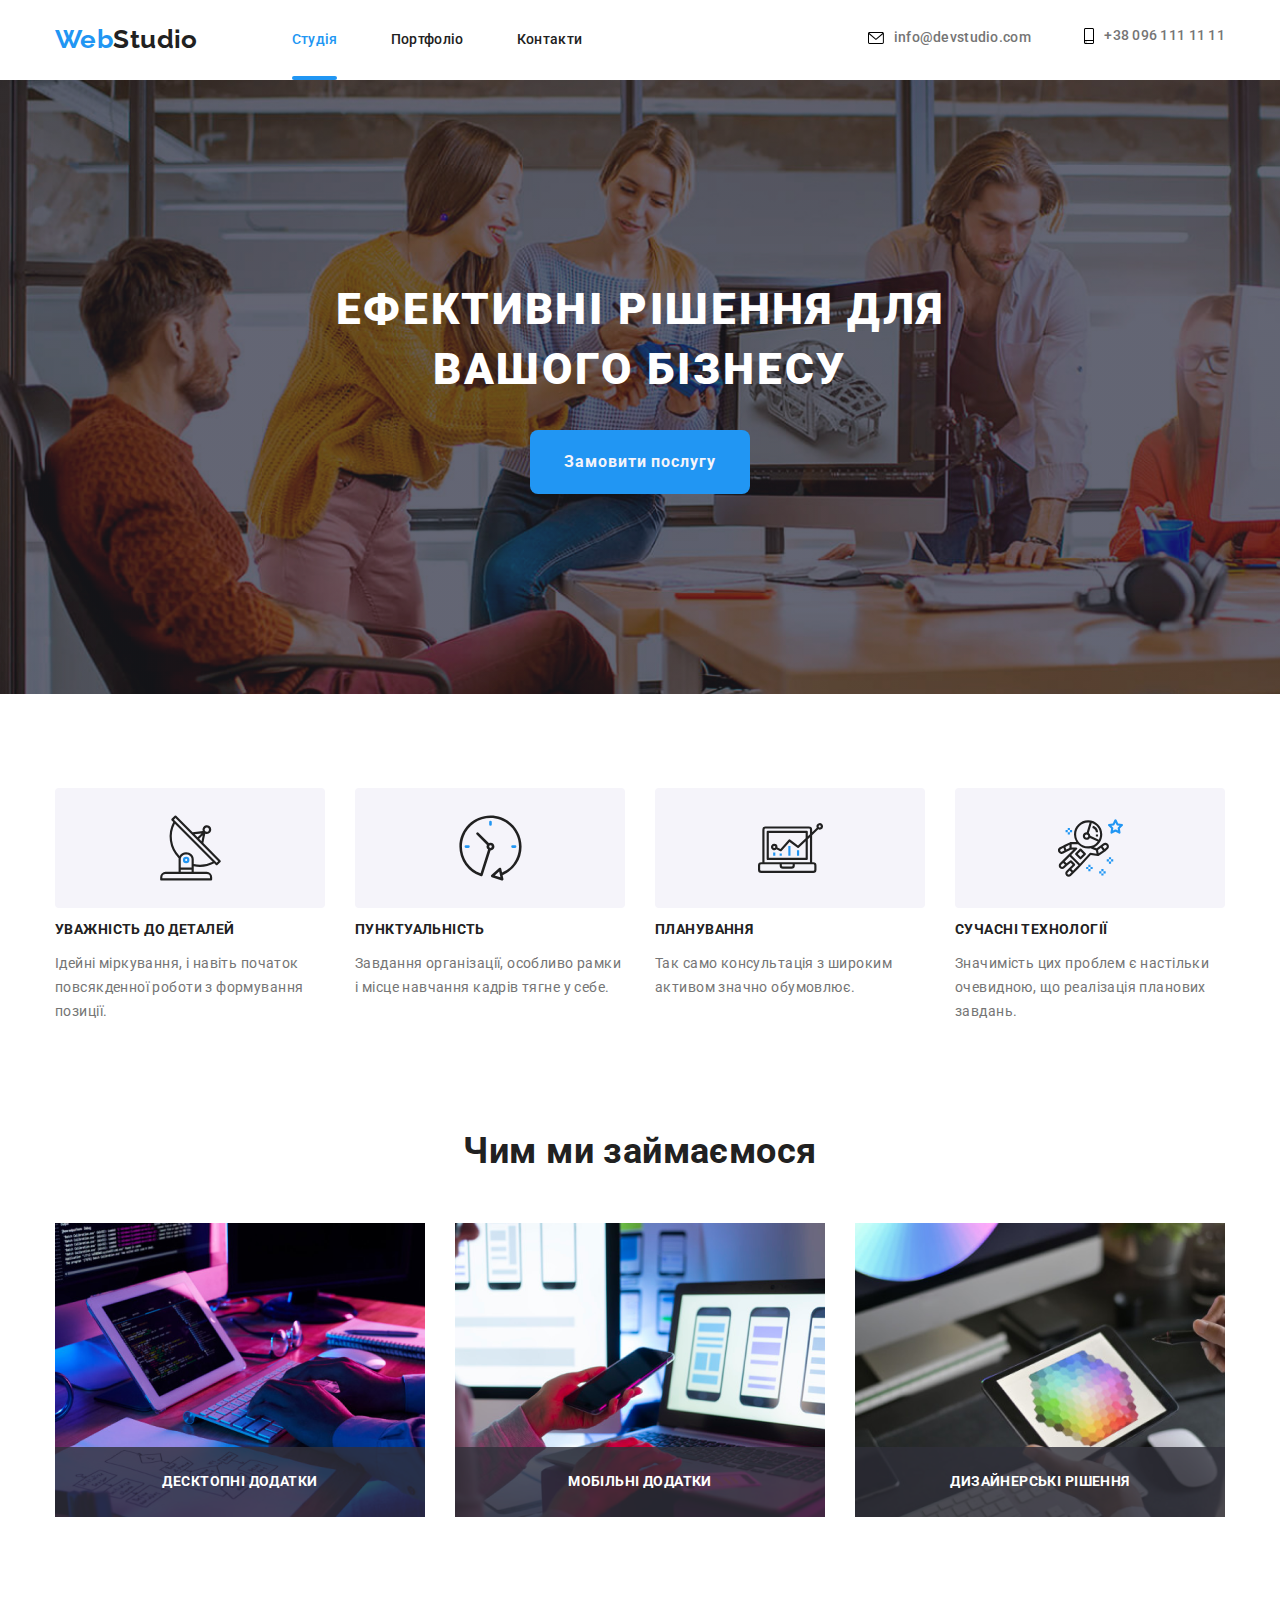
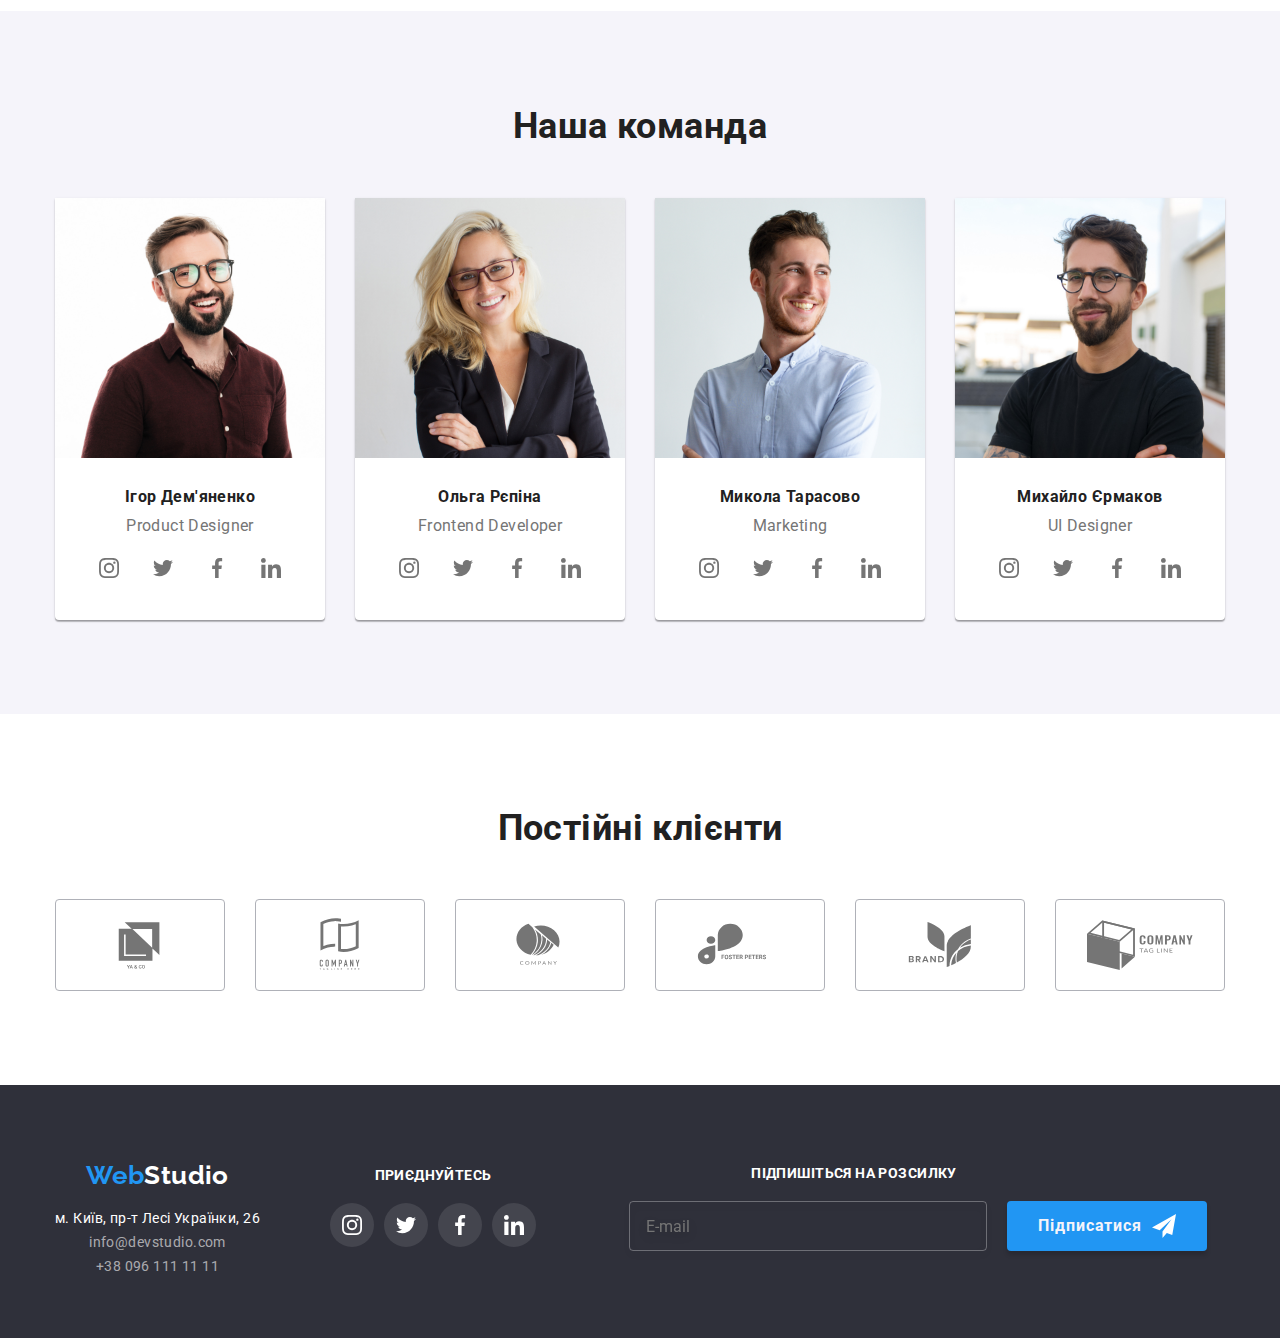
<file: index.html>
<!DOCTYPE html>
<html lang="uk">
  <head>
    <meta charset="UTF-8" />
    <meta http-equiv="X-UA-Compatible" content="IE=edge" />
    <meta name="viewport" content="width=device-width, initial-scale=1.0" />
    <title>WebStudio</title>
    <link rel="stylesheet" href="./css/normalize.css" />
    <link
      href="https://fonts.googleapis.com/css2?family=Raleway:wght@700&family=Roboto:wght@400;500;700;900&display=swap"
      rel="stylesheet"
    />
    <link rel="stylesheet" href="./css/main.min.css" />

  </head>
  <body class="" id="page">
    <header class="header conteiner">
      <!-- Навігація -->
      <div class="container header__flex">
        <nav class="nav nav_flex ">
          <a href="./index.html" class="logo">Web<span class="black__logo">Studio</span></a>
          <ul class="nav__ul ul-list mobile-hidden">
            <li class="inline nav__item"><a href="./index.html" class="link nav__link--curent nav__link">Студія</a></li>
            <li class="inline nav__item"><a href="./portfolio.html" class="link nav__link">Портфоліо</a></li>
            <li class="inline nav__item"><a href="" class="link nav__link">Контакти</a></li>
          </ul>
        </nav>
        <!-- Контакти -->
        <ul class="header__contacts mobile-hidden">
          <li class="inline">
            <a href="mailto:info@devstudio.com" class="link header__contact">
              <svg class="link-icon" width="16px" height="12px">
                <use href="./images/icons.svg#icon-envelope"></use>
              </svg>
                
              info@devstudio.com
            </a>
          </li>
          <li class="inline">
            <a href="tel:+380961111111" class="link header__contact">
              <svg class="link-icon" width="10px" height="16px">
                <use href="./images/icons.svg#icon-phone"></use>
              </svg>
              +38 096 111 11 11</a>
          </li>
        </ul>
      </div>

      <button type="button" class="button burger-button" data-menu-open="">
        <svg class="burger-button__icon" width="40px" height="40px">
          <use href="./images/icons.svg#icon-burger-menu"></use>
        </svg>
      </button>
    </header>

    <main class="">
      <!-- Головний заголовок -->
      <section class="section buisnes-solution">
        <div class="container">
          <h1 class="buisnes-solution__title no-margin">Ефективні рішення для вашого бізнесу</h1>
          <button type="button" class="button accente-button buisnes-solution__button" data-modal-open="1">Замовити послугу</button>
        </div>
      </section> 

        <!-- Секція особливостей  -->

        <section class="section feature bg-bright">
            <div class="container">
              
                <h2 class="visually-hidden">Чому саме ми</h2>
                <ul class="feature-list">
                  <li class="feature__item">
                    <div class="feature-list__icon-canv">
                      <svg class="feature-list__icon" width="65px" height="70px">
                        <use href="./images/icons.svg#icon-antenna"></use>
                      </svg>
                    </div>
                    

                    <h3 class="feature-list__title">Уважність до деталей</h3>
                    <p>Ідейні міркування, i навіть початок повсякденної роботи з формування позиції.</p>
                  </li>
      
                  <li class="feature__item">
                    <div class="feature-list__icon-canv">
                      <svg class="feature-list__icon" width="65px" height="70px">
                        <use href="./images/icons.svg#icon-clock"></use>
                      </svg>
                    </div>

                    <h3 class="feature-list__title">Пунктуальність</h3>
                    <p>Завдання організації, особливо рамки i місце навчання кадрів тягне y себе.</p>
                  </li>
      
                  <li class="feature__item">
                    <div class="feature-list__icon-canv">
                       <svg class="feature-list__icon" width="65px" height="70px">
                        <use href="./images/icons.svg#icon-diagram"></use>
                      </svg>
                    </div>
                   
                    <h3 class="feature-list__title">Планування</h3>
                    <p>Так само консультація з широким активом значно обумовлює.</p>
                  </li>
      
                  <li class="feature__item">
                    <div class="feature-list__icon-canv">
                      <svg class="feature-list__icon" width="65px" height="70px">
                        <use href="./images/icons.svg#icon-astronaut"></use>
                      </svg>
                    </div>

                    <h3 class="feature-list__title">Сучасні технології</h3>
                    <p>Значимість цих проблем є настільки очевидною, що реалізація планових завдань.</p>
                  </li>
                </ul>
        </section>

        <!-- =====Інформація про послуги з картинками====== -->

        <section class="section what-we-do bg-bright">
                <div class="container">
                    <h2 class="section-title no-margin what-we-do__title ">Чим ми займаємося</h2>
                <ul class="what-we-do__list">
                  <li  class="what-we-do__item inline">
                    <img
                      src="./images/studio/what_we_do/img1.png"
                      alt="What we do image"
                      width="370"
                      height="294"
                    />
                    <p class="what-we-do__text">Десктопні додатки</p>
                  </li>
                  <li class="what-we-do__item inline">
                    <img
                      src="./images/studio/what_we_do/img2.png"
                      alt="What we do image"
                      width="370"
                      height="294"
                    />
                    <p class="what-we-do__text">Мобільні додатки</p>
                  </li>
                  <li class="what-we-do__item inline">
                    <img
                      src="./images/studio/what_we_do/img3.png"
                      alt="What we do image"
                      width="370"
                      height="294"
                    />
                    <p class="what-we-do__text">Дизайнерські рішення</p>
                  </li>
                </ul>
                </div>
        </section>

        <!-- Інформація про команду -->

        <section class="section team bg-dim">
            <div class="container">
            <h2 class="section-title no-margin">Наша команда</h2>
            <ul class="team-list">
            <li class="inline team-list__item">
                <img class="team__img"
                  srcset="./images/studio/team/w450/Team-01.jpg 450w, ./images/studio/team/w354/Team-01.jpg 354w,
                  ./images/studio/team/w270/Team-01.jpg 270w"
                  sizes="(min-width: 1200px) 270px, (min-width: 768px) 354px, 100vw"
                  src="./images/studio/team/w450/Team-01.jpg"
                  alt="Product Designer"
                  width="270"
                  height="260"
                />
                  <h3 class="team-list__title no-margin">Ігор Дем'яненко</h3>
                  <p class="team-list__disc no-margin">Product Designer</p>
                  <ul class="media-contacts">
                    <li>
                      <a class="icon-canv" href="#">
                        <svg class="icon" width="20px" height="20px">
                          <use href="./images/icons.svg#icon-instagram"></use>
                        </svg>
                      </a>
                    </li>
                    <li>
                      <a class="icon-canv" href="#">
                        <svg class="icon" width="20px" height="20px">
                          <use href="./images/icons.svg#icon-twitter"></use>
                        </svg>
                      </a>
                    </li>
                    <li>
                      <a class="icon-canv" href="#">
                        <svg class="icon" width="20px" height="20px">
                          <use href="./images/icons.svg#icon-facebook"></use>
                        </svg>
                      </a>
                    </li>
                    <li>
                      <a class="icon-canv" href="#">
                      <svg class="icon" width="20px" height="20px">
                        <use href="./images/icons.svg#icon-linkedin"></use>
                      </svg>
                      </a>
                    </li>
                  </ul>  
              </li>

              <li class="inline team-list__item">
                <img class="team__img"
                  srcset="./images/studio/team/w450/Team-02.jpg 450w, ./images/studio/team/w354/Team-02.jpg 354w,
                  ./images/studio/team/w270/Team-02.jpg 270w"
                  sizes="(min-width: 1200px) 270px, (min-width: 768px) 354px, 100vw"
                  src="./images/studio/team/w450/FrontendDeveloper.jpg"
                  alt="Frontend Developer"
                  width="270"
                  height="260"
                />
                  <h3 class="team-list__title no-margin">Ольга Рєпіна</h3>
                  <p class="team-list__disc no-margin">Frontend Developer</p>
                  <ul class="media-contacts">
                    <li>
                      <a class="icon-canv" href="#">
                        <svg class="icon" width="20px" height="20px">
                          <use href="./images/icons.svg#icon-instagram"></use>
                        </svg>
                      </a>
                    </li>
                    <li>
                      <a class="icon-canv" href="#">
                        <svg class="icon" width="20px" height="20px">
                          <use href="./images/icons.svg#icon-twitter"></use>
                        </svg>
                      </a>
                    </li>
                    <li>
                      <a class="icon-canv" href="#">
                        <svg class="icon" width="20px" height="20px">
                          <use href="./images/icons.svg#icon-facebook"></use>
                        </svg>
                      </a>
                    </li>
                    <li>
                      <a class="icon-canv" href="#">
                      <svg class="icon" width="20px" height="20px">
                        <use href="./images/icons.svg#icon-linkedin"></use>
                      </svg>
                      </a>
                    </li>
                  </ul>
              </li>

              <li class="inline team-list__item">
                <img class="team__img"
                  srcset="./images/studio/team/w450/Team-03.jpg 450w, ./images/studio/team/w354/Team-03.jpg 354w,
                  ./images/studio/team/w270/Team-03.jpg 270w"
                  sizes="(min-width: 1200px) 270px, (min-width: 768px) 354px, 100vw"
                  
                  src="./images/studio/team/w450/Marketing.jpg"
                  alt="Marketing"
                  width="270"
                  height="260"
                />
                  <h3 class="team-list__title no-margin">Микола Тарасово</h3>
                  <p class="team-list__disc no-margin">Marketing</p>
                  <ul class="media-contacts">
                    <li>
                      <a class="icon-canv" href="#">
                        <svg class="icon" width="20px" height="20px">
                          <use href="./images/icons.svg#icon-instagram"></use>
                        </svg>
                      </a>
                    </li>
                    <li>
                      <a class="icon-canv" href="#">
                        <svg class="icon" width="20px" height="20px">
                          <use href="./images/icons.svg#icon-twitter"></use>
                        </svg>
                      </a>
                    </li>
                    <li>
                      <a class="icon-canv" href="#">
                        <svg class="icon" width="20px" height="20px">
                          <use href="./images/icons.svg#icon-facebook"></use>
                        </svg>
                      </a>
                    </li>
                    <li>
                      <a class="icon-canv" href="#">
                      <svg class="icon" width="20px" height="20px">
                        <use href="./images/icons.svg#icon-linkedin"></use>
                      </svg>
                      </a>
                    </li>
                  </ul>
              </li>

              <li class="inline team-list__item">
                <img class="team__img"
                  srcset="./images/studio/team/w450/Team-04.jpg 450w, ./images/studio/team/w354/Team-04.jpg 354w,
                  ./images/studio/team/w270/Team-04.jpg 270w"
                  sizes="(min-width: 1200px) 270px, (min-width: 768px) 354px, 100vw"
                  src="./images/studio/team/w450/UIDesigner.jpg"
                  alt="UI Designer"
                  width="270"
                  height="260"
                  /> 
                  <h3 class="team-list__title no-margin">Михайло Єрмаков</h3>
                  <p class="team-list__disc no-margin">UI Designer</p>
                  <ul class="media-contacts">
                    <li>
                      <a class="icon-canv" href="#">
                        <svg class="icon" width="20px" height="20px">
                          <use href="./images/icons.svg#icon-instagram"></use>
                        </svg>
                      </a>
                    </li>
                    <li>
                      <a class="icon-canv" href="#">
                        <svg class="icon" width="20px" height="20px">
                          <use href="./images/icons.svg#icon-twitter"></use>
                        </svg>
                      </a>
                    </li>
                    <li>
                      <a class="icon-canv" href="#">
                        <svg class="icon" width="20px" height="20px">
                          <use href="./images/icons.svg#icon-facebook"></use>
                        </svg>
                      </a>
                    </li>
                    <li>
                      <a class="icon-canv" href="#">
                      <svg class="icon" width="20px" height="20px">
                        <use href="./images/icons.svg#icon-linkedin"></use>
                      </svg>
                      </a>
                    </li>
                  </ul>
              </li>
            </ul>
            </div>
        </section>

        <!-- ======Клієнти====== -->
        <section class="section client-section">
          <div class="container">
            <h2 class="section-title no-margin">Постійні клієнти</h2>
            <ul class="client-list">
              <li class="client-list__item">
                <a class="link client-list__canv" href="#">
                  <svg class="client-list__icon icon" width="106px" height="60px">
                    <use href="./images/icons.svg#icon-Logo"></use>
                  </svg>
                </a>
              </li>
              <li class="client-list__item">
                <a class="link client-list__canv" href="#">
                  <svg class="client-list__icon icon" width="106px" height="60px">
                    <use href="./images/icons.svg#icon-Logo-1"></use>
                  </svg>
                </a>
              </li>
              <li class="client-list__item">
                <a class="link client-list__canv" href="#">
                  <svg class="client-list__icon icon" width="106px" height="60px">
                    <use href="./images/icons.svg#icon-Logo-2"></use>
                  </svg>
                </a>
              </li>
              
              <li class="client-list__item">
                <a class="link client-list__canv" href="#">
                  <svg class="client-list__icon icon" width="106px" height="60px">
                    <use href="./images/icons.svg#icon-Logo-3"></use>
                  </svg>
                </a>
              </li>
              <li class="client-list__item">
                <a class="link client-list__canv" href="#">
                  <svg class="client-list__icon icon" width="106px" height="60px">
                    <use href="./images/icons.svg#icon-Logo-4"></use>
                  </svg>
                </a>
              </li>
              <li class="client-list__item">
                <a class="link client-list__canv" href="#">
                  <svg class="client-list__icon icon" width="106px" height="60px">
                    <use href="./images/icons.svg#icon-logo-5"></use>
                  </svg>
                </a>
              </li>
            </ul>
          </div>
        </section>
    </main>

    <!-- ===========Адреси=========== -->

    <footer class="footer">
        <div class="container footer-tumb">
          <div class="footer__addres-medias-wrap">
            <div class="footer__addrees-tumb">
            <a href="./index.html" class="logo footer-logo">Web<span class="white-logo">Studio</span></a>
            <address>
            <ul class="footer__address-list">
              <li class="address__item">
                <a
                  href="https://goo.gl/maps/piqngm7oDQpEDh6u6"
                  target="_blank"
                  rel="noopener nofollow noreferrer"
                  class="link map-link"
                >
                  м. Київ, пр-т Лесі Українки, 26
                </a>
              </li>

              <li class="address__item">
                <a href="mailto:info@devstudio.com" class="link contact-link">info@devstudio.com</a>
              </li>

              <li class="address__item">
                <a href="tel:+380961111111" class="link contact-link">+38 096 111 11 11</a>
              </li>
            </ul>
            </address>
            </div>

            <div class="footer__medias-tumb">
          <p class="social-title">приєднуйтесь</p>
          <ul class="media-contacts">
            <li>
              <a class="icon-canv footer__icon-canv" href="#">
                <svg class="icon" width="20px" height="20px">
                  <use href="./images/icons.svg#icon-instagram"></use>
                </svg>
              </a>
            </li>
            <li>
              <a class="icon-canv footer__icon-canv" href="#">
                <svg class="icon" width="20px" height="20px">
                  <use href="./images/icons.svg#icon-twitter"></use>
                </svg>
              </a>
            </li>
            <li>
              <a class="icon-canv footer__icon-canv" href="#">
                <svg class="icon" width="20px" height="20px">
                  <use href="./images/icons.svg#icon-facebook"></use>
                </svg>
              </a>
            </li>
            <li>
              <a class="icon-canv footer__icon-canv" href="#">
              <svg class="icon" width="20px" height="20px">
                <use href="./images/icons.svg#icon-linkedin"></use>
              </svg>
              </a>
            </li>
          </ul>
            </div>
          </div>
          

          <div class="footer__form-tumb">
          <p class="social-title">Підпишіться на розсилку</p>
          <form class="footer-form" onsubmit="return false">
            <input class="footer-email-input"type="email" placeholder="E-mail">
            
            <button class="accente-button subscribe-btn" type="submit">
              <span class="subscribe-btn__text">
                Підписатися 
              </span> 
              <svg class="subscribe-btn__icon" width="24px" height="24px">
                <use href="./images/icons.svg#icon-send"></use>
              </svg>
            </button>
          </form>
          </div>

        </div>
    </footer>

    <!-- =========Modal============= -->
    <div class="modal-backdrop is-hidden" data-modal="">
      <div class="modal modal-content">
          <button class="modal-close-btn" type="button" data-modal-close="">
            <svg class="icon close-icon" width="11px" height="11px">
              <use href="./images/icons.svg#icon-close"></use>
            </svg>
          </button>
          <h2 class="modal__title no-margin">Залиште свої дані, ми вам передзвонимо</h2>
          <form class="registration-form" name="registration-form" onsubmit="">
            <div class="inputs-wrap">
            <label class="input-lable">
              <span class="span-block registration-form__lable">Ім'я</span>
              <input class="form-input" type="text">
                <svg class="icon input-icon" width="12px" height="12px">
                  <use href="./images/icons.svg#icon-name"></use>
                </svg>
              
            </label>
            <label class="input-lable">
              <span class="span-block registration-form__lable">Телефон </span>
              <input class="form-input" type="tel" name="" id="">
              <svg  class="icon input-icon"width="13px" height="12px">
                <use href="./images/icons.svg#icon-phone-black"></use>
              </svg>
              
            </label>
            <label class="input-lable">
              <span class="span-block registration-form__lable">Пошта</span>
              <input class="form-input" type="email" name="" id="">
              <svg class="icon input-icon" width="15px" height="12px">
                <use href="./images/icons.svg#icon-email-black"></use>
              </svg>
              
              
            </label> 

            
            <label>
              <span class="span-block registration-form__lable">Коментар</span>
              <textarea class="form-textarea registration-input" name="" id="" placeholder="Введіть текст"></textarea>
            </label>
            </div>

             <input class="registration-check visually-hidden" type="checkbox" name="" id="accept">
            <label class="custom-check" for="accept">
              <svg class="icon icon-check" width="16px" height="15px">
                <use href="./images/icons.svg#icon-check"></use>
              </svg>
              <span>
                Погоджуюся розсилкою та приймаю
                <a class = "link policy-link" href="">Умови договору</a>
              </span> 
            </label>

            <button type="submit" class="button accente-button submit-btn" >Відправити</button>
          </form>
      </div>
    </div>

    <div class="mobile-menu" data-menu="">
      <button class="mobile-close__btn" type="button" data-menu-close>
        <svg class="icon mobile-close_icon" width="19px" height="19px">
          <use href="./images/icons.svg#icon-close"></use>
        </svg>
      </button>
      <div class="mobile-menu__warp">
        <div class="mobile-nav-contacts-warp">
         <ul class="mobile-nav-list">
          <li class="modil-nav-list__item"><a href="./index.html" class="link mobile-nav-list__link mobile-nav-list__curent">Студія</a></li>
          <li class="modil-nav-list__item"><a href="./portfolio.html" class="link mobile-nav-list__link">Портфоліо</a></li>
          <li class="modil-nav-list__item"><a href="" class="link mobile-nav-list__link">Контакти</a></li>
        </ul>

        <ul class="mobile-menu__contacts">
          <li class="mobile-menu__contact">
            <a href="tel:+380961111111" class="link mobile-menu__phone">
              +38 096 111 11 11</a>
          </li>
          <li class="mobile-menu__contact">
            <a href="mailto:info@devstudio.com" class="link mobile-menu__mail">    
              info@devstudio.com
            </a>
          </li>
        </ul>
        </div>
       
        
        <ul class="mobile-menu__medias">
          <li class="mobile-menu__media"><a href="" class="mobile-menu__link link">Instagram</a></li>
          <li class="mobile-menu__media"><a href="" class="mobile-menu__link link">Twitter</a></li>
          <li class="mobile-menu__media"><a href="" class="mobile-menu__link link">Facebook</a></li>
          <li class="mobile-menu__media"><a href="" class="mobile-menu__link link">LinkedIn</a></li>
        </ul>
      </div>
      
    </div>
    <!-- =========SCRIPT============ -->
    <script src="./js/modal.js"></script>
    <script src="./js/mobile-menu.js">
    </script>   

  </body>
</html>
</file>
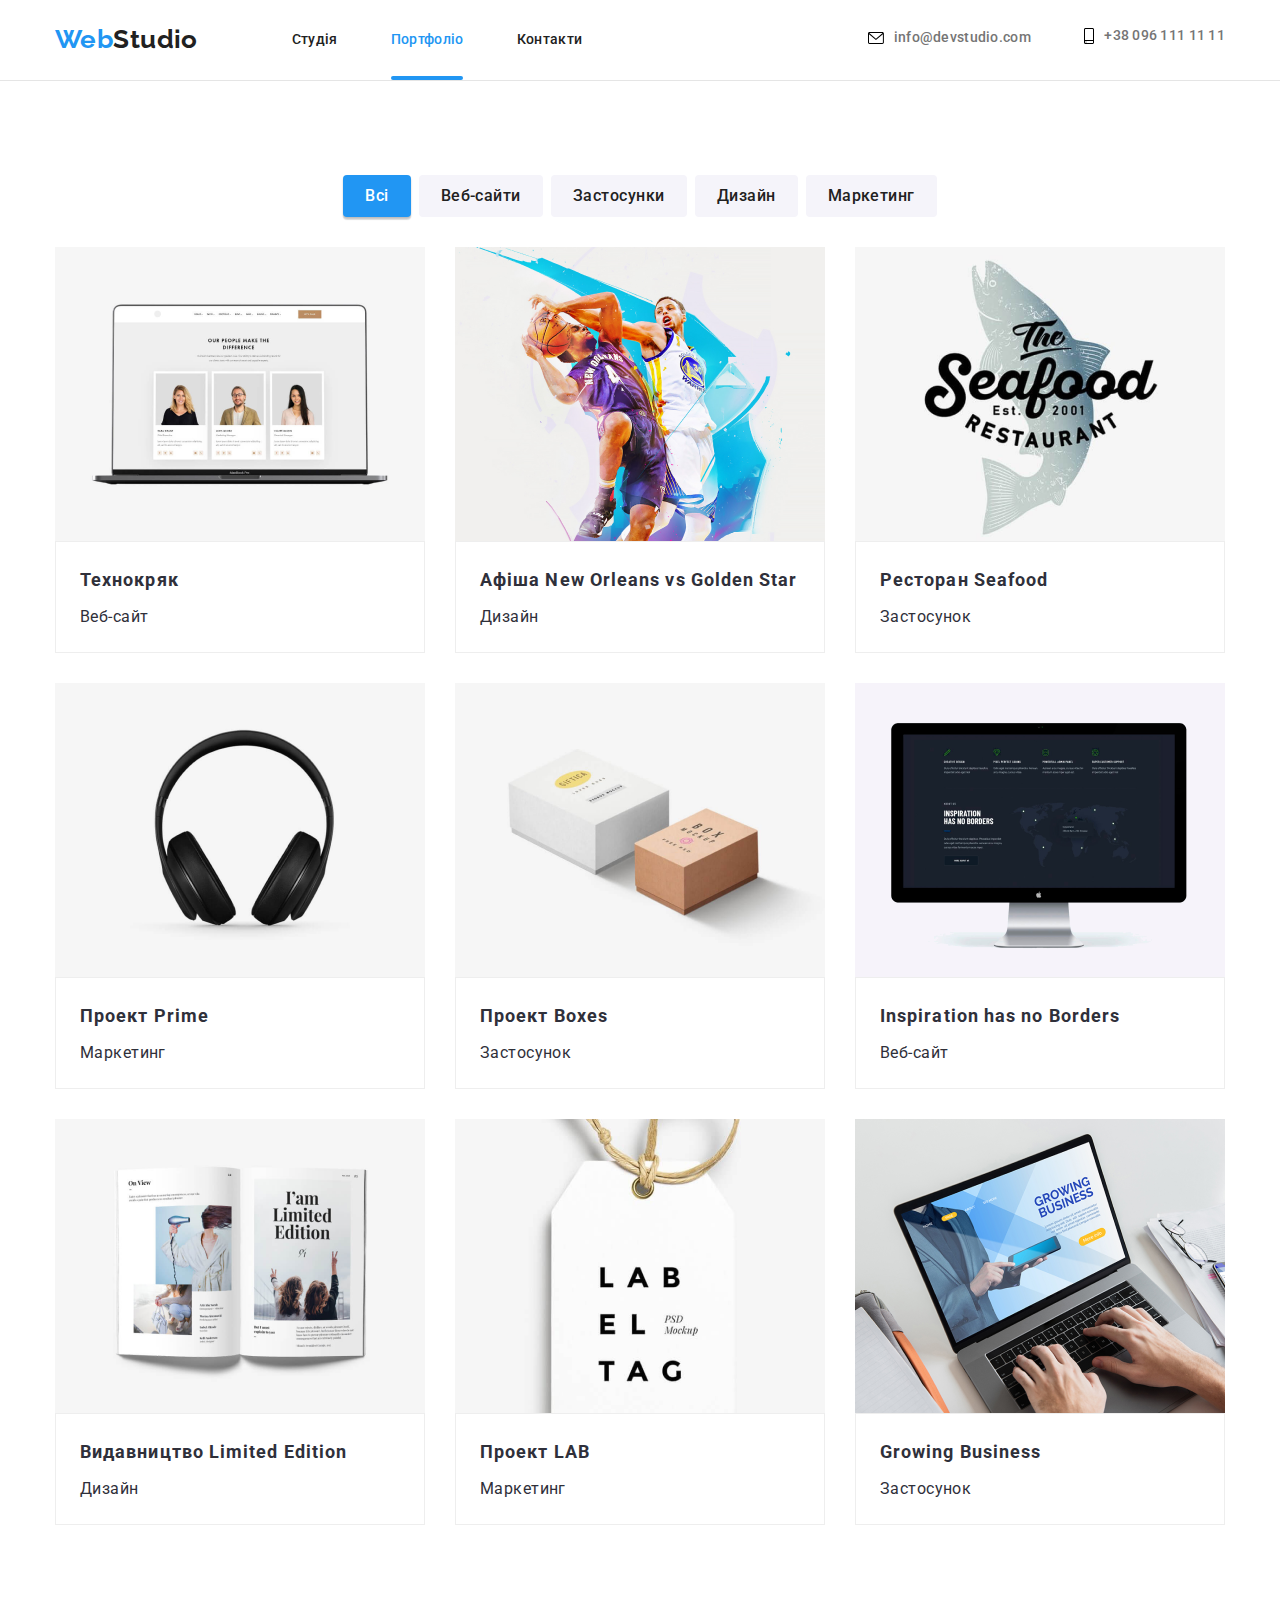
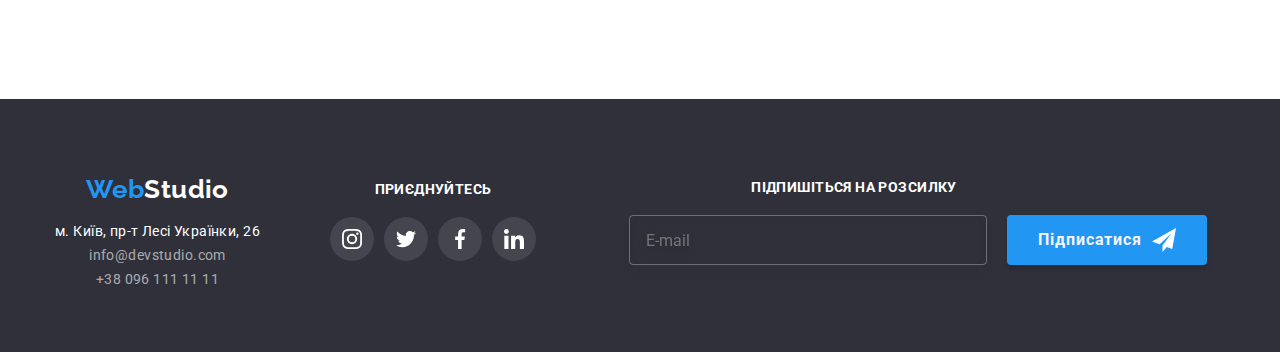
<file: portfolio.html>
<!DOCTYPE html>
<html lang="uk">
  <head>
    <meta charset="UTF-8" />
    <meta http-equiv="X-UA-Compatible" content="IE=edge" />
    <meta name="viewport" content="width=device-width, initial-scale=1.0" />
    <title>WebStudio</title>
    <link rel="stylesheet" href="./css/normalize.css" />
    <link
      href="https://fonts.googleapis.com/css2?family=Raleway:wght@700&family=Roboto:wght@400;500;700;900&display=swap"
      rel="stylesheet"
    />
    <link rel="stylesheet" href="./css/main.min.css" />
  </head>
  <body>
    <header class="header conteiner header-border">
      <!-- Навігація -->
      <div class="container header__flex">
        <nav class="nav nav_flex">
          <a href="./index.html" class="logo">Web<span class="black__logo">Studio</span></a>
          <ul class="nav__ul ul-list mobile-hidden">
            <li class="inline nav__item">
              <a href="./index.html" class="link nav__link">Студія</a>
            </li>
            <li class="inline nav__item">
              <a href="./portfolio.html" class="link nav__link--curent nav__link">Портфоліо</a>
            </li>
            <li class="inline nav__item"><a href="" class="link nav__link">Контакти</a></li>
          </ul>
        </nav>
        <!-- Контакти -->
        <ul class="header__contacts mobile-hidden">
          <li class="inline">
            <a href="mailto:info@devstudio.com" class="link header__contact">
              <svg class="link-icon" width="16px" height="12px">
                <use href="./images/icons.svg#icon-envelope"></use>
              </svg>

              info@devstudio.com
            </a>
          </li>
          <li class="inline">
            <a href="tel:+380961111111" class="link header__contact">
              <svg class="link-icon" width="10px" height="16px">
                <use href="./images/icons.svg#icon-phone"></use>
              </svg>
              +38 096 111 11 11</a
            >
          </li>
        </ul>
      </div>

      <button type="button" class="button burger-button" data-menu-open="">
        <svg class="burger-button__icon" width="40px" height="40px">
          <use href="./images/icons.svg#icon-burger-menu"></use>
        </svg>
      </button>
    </header>
    <main>
      <section class="catalog section">
        <div class="container">
          <h1 class="visually-hidden">Заголовок1</h1>
          <ul class="filter-list">
            <li class="inline filter-item">
              <button type="button" class="button curent-filter">Всі</button>
            </li>
            <li class="inline filter-item">
              <button type="button" class="button">Веб-сайти</button>
            </li>
            <li class="inline filter-item">
              <button type="button" class="button">Застосунки</button>
            </li>
            <li class="inline filter-item">
              <button type="button" class="button">Дизайн</button>
            </li>
            <li class="inline filter-item">
              <button type="button" class="button">Маркетинг</button>
            </li>
          </ul>

          <!-- Каталог -->
          <h2 class="visually-hidden">Заголовок 2</h2>
          <ul class="catalog-list">
            <li class="inline catalog-list__item">
              <a href="" class="link catalog-list__link">
                <div class="catalog-tumb">
                  <img
                    class="catalog-list__img"
                    srcset="
                      ./images/portfolio/w450/catalog-sm-01.png  450w,
                      ./images/portfolio/w354/catalog-mid-01.png 354w,
                      ./images/portfolio/w370/catalog-l-01.png   370w
                    "
                    sizes="(min-width: 1200px) 370px, (min-width: 768px) 354px, 100vw"
                    src="./images/portfolio/w450/catalog-sm-01.png"
                    alt="Фото проекту"
                    width="370"
                    height="294"
                  />
                  <p class="catalog-overlay">
                    Ресурс пропонує комплексні пропозиції з різним рівнем функціоналу та сервісів.
                    Все це дозволить відвідувачу отримати вичерпні відомості про компанію чи
                    приватну особу.
                  </p>
                </div>
                <div class="catalog-content">
                  <h3 class="catalog-title">Технокряк</h3>
                  <p class="catalog-type">Веб-сайт</p>
                </div>
              </a>
            </li>

            <li class="inline catalog-list__item">
              <a href="" class="link catalog-list__link">
                <div class="catalog-tumb">
                  <img
                    class="catalog-list__img"
                    srcset="
                      ./images/portfolio/w450/catalog-sm-02.png  450w,
                      ./images/portfolio/w354/catalog-mid-02.png 354w,
                      ./images/portfolio/w370/catalog-l-02.png   370w
                    "
                    sizes="(min-width: 1200px) 370px, (min-width: 768px) 354px, 100vw"
                    src="./images/portfolio/w450/catalog-sm-02.png"
                    alt="Фото проекту"
                    width="370"
                    height="294"
                  />
                  <p class="catalog-overlay">
                    Ресурс пропонує комплексні пропозиції з різним рівнем функціоналу та сервісів.
                    Все це дозволить відвідувачу отримати вичерпні відомості про компанію чи
                    приватну особу.
                  </p>
                </div>
                <div class="catalog-content">
                  <h3 class="catalog-title">Афіша New Orleans vs Golden Star</h3>
                  <p class="catalog-type">Дизайн</p>
                </div>
              </a>
            </li>

            <li class="inline catalog-list__item">
              <a href="" class="link catalog-list__link">
                <div class="catalog-tumb">
                  <img
                    class="catalog-list__img"
                    srcset="
                      ./images/portfolio/w450/catalog-sm-03.png  450w,
                      ./images/portfolio/w354/catalog-mid-03.png 354w,
                      ./images/portfolio/w370/catalog-l-03.png   370w
                    "
                    sizes="(min-width: 1200px) 370px, (min-width: 768px) 354px, 100vw"
                    src="./images/portfolio/w450/catalog-sm-03.png"
                    alt="Фото проекту"
                    width="370"
                    height="294"
                  />
                  <p class="catalog-overlay">
                    Ресурс пропонує комплексні пропозиції з різним рівнем функціоналу та сервісів.
                    Все це дозволить відвідувачу отримати вичерпні відомості про компанію чи
                    приватну особу.
                  </p>
                </div>
                <div class="catalog-content">
                  <h3 class="catalog-title">Ресторан Seafood</h3>
                  <p class="catalog-type">Застосунок</p>
                </div>
              </a>
            </li>

            <li class="inline catalog-list__item">
              <a href="" class="link catalog-list__link">
                <div class="catalog-tumb">
                  <img
                    class="catalog-list__img"
                    srcset="
                      ./images/portfolio/w450/catalog-sm-04.png  450w,
                      ./images/portfolio/w354/catalog-mid-04.png 354w,
                      ./images/portfolio/w370/catalog-l-04.png   370w
                    "
                    sizes="(min-width: 1200px) 370px, (min-width: 768px) 354px, 100vw"
                    src="./images/portfolio/w450/catalog-sm-04.png"
                    alt="Фото проекту"
                    width="370"
                    height="294"
                  />
                  <p class="catalog-overlay">
                    Ресурс пропонує комплексні пропозиції з різним рівнем функціоналу та сервісів.
                    Все це дозволить відвідувачу отримати вичерпні відомості про компанію чи
                    приватну особу.
                  </p>
                </div>
                <div class="catalog-content">
                  <h3 class="catalog-title">Проект Prime</h3>
                  <p class="catalog-type">Маркетинг</p>
                </div>
              </a>
            </li>

            <li class="inline catalog-list__item">
              <a href="" class="link catalog-list__link">
                <div class="catalog-tumb">
                  <img
                    class="catalog-list__img"
                    srcset="
                      ./images/portfolio/w450/catalog-sm-05.png  450w,
                      ./images/portfolio/w354/catalog-mid-05.png 354w,
                      ./images/portfolio/w370/catalog-l-05.png   370w
                    "
                    sizes="(min-width: 1200px) 370px, (min-width: 768px) 354px, 100vw"
                    src="./images/portfolio/w450/catalog-sm-05.png"
                    alt="Фото проекту"
                    width="370"
                    height="294"
                  />
                  <p class="catalog-overlay">
                    Ресурс пропонує комплексні пропозиції з різним рівнем функціоналу та сервісів.
                    Все це дозволить відвідувачу отримати вичерпні відомості про компанію чи
                    приватну особу.
                  </p>
                </div>
                <div class="catalog-content">
                  <h3 class="catalog-title">Проект Boxes</h3>
                  <p class="catalog-type">Застосунок</p>
                </div>
              </a>
            </li>

            <li class="inline catalog-list__item">
              <a href="" class="link catalog-list__link">
                <div class="catalog-tumb">
                  <img
                    class="catalog-list__img"
                    srcset="
                      ./images/portfolio/w450/catalog-sm-06.png  450w,
                      ./images/portfolio/w354/catalog-mid-06.png 354w,
                      ./images/portfolio/w370/catalog-l-06.png   370w
                    "
                    sizes="(min-width: 1200px) 370px, (min-width: 768px) 354px, 100vw"
                    src="./images/portfolio/w450/catalog-sm-06.png"
                    alt="Фото проекту"
                    width="370"
                    height="294"
                  />
                  <p class="catalog-overlay">
                    Ресурс пропонує комплексні пропозиції з різним рівнем функціоналу та сервісів.
                    Все це дозволить відвідувачу отримати вичерпні відомості про компанію чи
                    приватну особу.
                  </p>
                </div>
                <div class="catalog-content">
                  <h3 class="catalog-title">Inspiration has no Borders</h3>
                  <p class="catalog-type">Веб-сайт</p>
                </div>
              </a>
            </li>

            <li class="inline catalog-list__item">
              <a href="" class="link catalog-list__link">
                <div class="catalog-tumb">
                  <img
                    class="catalog-list__img"
                    srcset="
                      ./images/portfolio/w450/catalog-sm-07.png  450w,
                      ./images/portfolio/w354/catalog-mid-07.png 354w,
                      ./images/portfolio/w370/catalog-l-07.png   370w
                    "
                    sizes="(min-width: 1200px) 370px, (min-width: 768px) 354px, 100vw"
                    src="./images/portfolio/w450/catalog-sm-07.png"
                    alt="Фото проекту"
                    width="370"
                    height="294"
                  />
                  <p class="catalog-overlay">
                    Ресурс пропонує комплексні пропозиції з різним рівнем функціоналу та сервісів.
                    Все це дозволить відвідувачу отримати вичерпні відомості про компанію чи
                    приватну особу.
                  </p>
                </div>
                <div class="catalog-content">
                  <h3 class="catalog-title">Видавництво Limited Edition</h3>
                  <p class="catalog-type">Дизайн</p>
                </div>
              </a>
            </li>

            <li class="inline catalog-list__item">
              <a href="" class="link catalog-list__link">
                <div class="catalog-tumb">
                  <img
                    class="catalog-list__img"
                    srcset="
                      ./images/portfolio/w450/catalog-sm-08.png  450w,
                      ./images/portfolio/w354/catalog-mid-08.png 354w,
                      ./images/portfolio/w370/catalog-l-08.png   370w
                    "
                    sizes="(min-width: 1200px) 370px, (min-width: 768px) 354px, 100vw"
                    src="./images/portfolio/w450/catalog-sm-08.png"
                    alt="Фото проекту"
                    width="370"
                    height="294"
                  />
                  <p class="catalog-overlay">
                    Ресурс пропонує комплексні пропозиції з різним рівнем функціоналу та сервісів.
                    Все це дозволить відвідувачу отримати вичерпні відомості про компанію чи
                    приватну особу.
                  </p>
                </div>
                <div class="catalog-content">
                  <h3 class="catalog-title">Проект LAB</h3>
                  <p class="catalog-type">Маркетинг</p>
                </div>
              </a>
            </li>

            <li class="inline catalog-list__item">
              <a href="" class="link catalog-list__link">
                <div class="catalog-tumb">
                  <img
                    class="catalog-list__img"
                    srcset="
                      ./images/portfolio/w450/catalog-sm-09.png  450w,
                      ./images/portfolio/w354/catalog-mid-09.png 354w,
                      ./images/portfolio/w370/catalog-l-09.png   370w
                    "
                    sizes="(min-width: 1200px) 370px, (min-width: 768px) 354px, 100vw"
                    src="./images/portfolio/w450/catalog-sm-09.png"
                    alt="Фото проекту"
                    width="370"
                    height="294"
                  />
                  <p class="catalog-overlay">
                    Ресурс пропонує комплексні пропозиції з різним рівнем функціоналу та сервісів.
                    Все це дозволить відвідувачу отримати вичерпні відомості про компанію чи
                    приватну особу.
                  </p>
                </div>
                <div class="catalog-content">
                  <h3 class="catalog-title">Growing Business</h3>
                  <p class="catalog-type">Застосунок</p>
                </div>
              </a>
            </li>
          </ul>
        </div>
      </section>
    </main>
    <!-- Адреси -->
    <footer class="footer">
      <div class="container footer-tumb">
        <div class="footer__addres-medias-wrap">
          <div class="footer__addrees-tumb">
            <a href="./index.html" class="logo footer-logo"
              >Web<span class="white-logo">Studio</span></a
            >
            <address>
              <ul class="footer__address-list">
                <li class="address__item">
                  <a
                    href="https://goo.gl/maps/piqngm7oDQpEDh6u6"
                    target="_blank"
                    rel="noopener nofollow noreferrer"
                    class="link map-link"
                  >
                    м. Київ, пр-т Лесі Українки, 26
                  </a>
                </li>

                <li class="address__item">
                  <a href="mailto:info@devstudio.com" class="link contact-link"
                    >info@devstudio.com</a
                  >
                </li>

                <li class="address__item">
                  <a href="tel:+380961111111" class="link contact-link">+38 096 111 11 11</a>
                </li>
              </ul>
            </address>
          </div>

          <div class="footer__medias-tumb">
            <p class="social-title">приєднуйтесь</p>
            <ul class="media-contacts">
              <li>
                <a class="icon-canv footer__icon-canv" href="#">
                  <svg class="icon" width="20px" height="20px">
                    <use href="./images/icons.svg#icon-instagram"></use>
                  </svg>
                </a>
              </li>
              <li>
                <a class="icon-canv footer__icon-canv" href="#">
                  <svg class="icon" width="20px" height="20px">
                    <use href="./images/icons.svg#icon-twitter"></use>
                  </svg>
                </a>
              </li>
              <li>
                <a class="icon-canv footer__icon-canv" href="#">
                  <svg class="icon" width="20px" height="20px">
                    <use href="./images/icons.svg#icon-facebook"></use>
                  </svg>
                </a>
              </li>
              <li>
                <a class="icon-canv footer__icon-canv" href="#">
                  <svg class="icon" width="20px" height="20px">
                    <use href="./images/icons.svg#icon-linkedin"></use>
                  </svg>
                </a>
              </li>
            </ul>
          </div>
        </div>

        <div class="footer__form-tumb">
          <p class="social-title">Підпишіться на розсилку</p>
          <form class="footer-form" onsubmit="return false">
            <input class="footer-email-input" type="email" placeholder="E-mail" />

            <button class="accente-button subscribe-btn" type="submit">
              <span class="subscribe-btn__text"> Підписатися </span>
              <svg class="subscribe-btn__icon" width="24px" height="24px">
                <use href="./images/icons.svg#icon-send"></use>
              </svg>
            </button>
          </form>
        </div>
      </div>
    </footer>

    <div class="mobile-menu" data-menu="">
      <button class="mobile-close__btn" type="button" data-menu-close>
        <svg class="icon mobile-close_icon" width="19px" height="19px">
          <use href="./images/icons.svg#icon-close"></use>
        </svg>
      </button>
      <div class="mobile-menu__warp">
        <div class="mobile-nav-contacts-warp">
          <ul class="mobile-nav-list">
            <li class="modil-nav-list__item">
              <a href="./index.html" class="link mobile-nav-list__link">Студія</a>
            </li>
            <li class="modil-nav-list__item">
              <a href="./portfolio.html" class="link mobile-nav-list__link mobile-nav-list__curent"
                >Портфоліо</a
              >
            </li>
            <li class="modil-nav-list__item">
              <a href="" class="link mobile-nav-list__link">Контакти</a>
            </li>
          </ul>

          <ul class="mobile-menu__contacts">
            <li class="mobile-menu__contact">
              <a href="tel:+380961111111" class="link mobile-menu__phone"> +38 096 111 11 11</a>
            </li>
            <li class="mobile-menu__contact">
              <a href="mailto:info@devstudio.com" class="link mobile-menu__mail">
                info@devstudio.com
              </a>
            </li>
          </ul>
        </div>

        <ul class="mobile-menu__medias">
          <li class="mobile-menu__media">
            <a href="" class="mobile-menu__link link">Instagram</a>
          </li>
          <li class="mobile-menu__media"><a href="" class="mobile-menu__link link">Twitter</a></li>
          <li class="mobile-menu__media"><a href="" class="mobile-menu__link link">Facebook</a></li>
          <li class="mobile-menu__media"><a href="" class="mobile-menu__link link">LinkedIn</a></li>
        </ul>
      </div>
    </div>

    <script src="./js/mobile-menu.js"></script>
  </body>
</html>
</file>
<file: css/main.min.css>
.visually-hidden{position:absolute;width:1px;height:1px;margin:-1px;border:0;padding:0;white-space:nowrap;-webkit-clip-path:inset(100%);clip-path:inset(100%);clip:rect(0 0 0 0);overflow:hidden}*{-webkit-box-sizing:border-box;box-sizing:border-box}ul{list-style:none;margin:0;padding:0}.inline{display:inline-block}body{background-color:#fff;color:#757575;font-family:"Roboto",sans-serif;font-weight:400;font-size:14px;line-height:1.71;letter-spacing:.03em}img{display:block}.no-margin{margin:0}.section-title{color:#212121;font-size:36px;line-height:1.16;text-align:center;margin-bottom:50px}@media screen and (max-width: 1199px){.section-title{font-size:28px}}.section{padding-bottom:94px}.container{padding-left:15px;padding-right:15px;width:100%;margin-left:auto;margin-right:auto}@media screen and (min-width: 480px){.container{width:480px;margin-left:auto;margin-right:auto}}@media screen and (min-width: 768px){.container{min-width:768px}}@media screen and (min-width: 1200px){.container{width:1200px}}.media-contacts{display:-webkit-box;display:-ms-flexbox;display:flex;-webkit-box-pack:center;-ms-flex-pack:center;justify-content:center;-webkit-box-align:center;-ms-flex-align:center;align-items:center;gap:10px;padding-bottom:30px}body.no-scroll{overflow:hidden}body{background-color:#fff;color:#757575;font-family:"Roboto",sans-serif;font-weight:400;font-size:14px;line-height:1.71;letter-spacing:.03em}.logo{color:#2196f3;text-decoration:none;font-size:26px;line-height:1.2;font-weight:700;font-family:"Raleway",sans-serif;margin-right:94px;padding-bottom:15px;padding-top:15px}.black__logo{color:#212121}.white-logo{color:#fff}.logo:hover,.logo:focus{color:#2196f3}.footer-logo{display:inline-block;text-align:center;margin:0 auto}.icon-canv{display:-webkit-box;display:-ms-flexbox;display:flex;-webkit-box-pack:center;-ms-flex-pack:center;justify-content:center;-webkit-box-align:center;-ms-flex-align:center;align-items:center;height:44px;width:44px;background:#fff;border-radius:100%;-webkit-transition:delay background-color cubic-bezier(0.4, 0, 0.2, 1);transition:delay background-color cubic-bezier(0.4, 0, 0.2, 1)}.icon-canv:hover,.icon-canv:focus{background:#2196f3}.icon-canv:hover .icon,.icon-canv:focus .icon{fill:#fff}.icon{fill:#757575;-webkit-transition:delay fill cubic-bezier(0.4, 0, 0.2, 1);transition:delay fill cubic-bezier(0.4, 0, 0.2, 1)}.social-title{margin:0px;color:#fff;font-weight:700;font-size:14px;line-height:1.1428571429;letter-spacing:.03em;text-transform:uppercase;text-align:center;margin-bottom:20px;margin-top:20px}.button{background-color:#f5f4fa;color:#212121;font-weight:500;font-family:inherit;font-size:16px;line-height:1.62;cursor:pointer;text-align:center;letter-spacing:.03em;border-color:rgba(0,0,0,0);border-radius:4px;padding:6px 20px;-webkit-transition:250ms background-color cubic-bezier(0.4, 0, 0.2, 1),250ms color cubic-bezier(0.4, 0, 0.2, 1),250ms -webkit-box-shadow cubic-bezier(0.4, 0, 0.2, 1);transition:250ms background-color cubic-bezier(0.4, 0, 0.2, 1),250ms color cubic-bezier(0.4, 0, 0.2, 1),250ms -webkit-box-shadow cubic-bezier(0.4, 0, 0.2, 1);transition:250ms background-color cubic-bezier(0.4, 0, 0.2, 1),250ms color cubic-bezier(0.4, 0, 0.2, 1),250ms box-shadow cubic-bezier(0.4, 0, 0.2, 1);transition:250ms background-color cubic-bezier(0.4, 0, 0.2, 1),250ms color cubic-bezier(0.4, 0, 0.2, 1),250ms box-shadow cubic-bezier(0.4, 0, 0.2, 1),250ms -webkit-box-shadow cubic-bezier(0.4, 0, 0.2, 1)}.button:hover,.button:focus{background-color:#2196f3;color:#fff;-webkit-box-shadow:0px 3px 1px rgba(0,0,0,.1),0px 1px 2px rgba(0,0,0,.08),0px 2px 2px rgba(0,0,0,.12);box-shadow:0px 3px 1px rgba(0,0,0,.1),0px 1px 2px rgba(0,0,0,.08),0px 2px 2px rgba(0,0,0,.12)}.accente-button{background:#2196f3;color:#f5f4fa;-webkit-transition:250ms background-color cubic-bezier(0.4, 0, 0.2, 1),250ms color cubic-bezier(0.4, 0, 0.2, 1);transition:250ms background-color cubic-bezier(0.4, 0, 0.2, 1),250ms color cubic-bezier(0.4, 0, 0.2, 1)}.accente-button:focus,.accente-button:hover{background:#fff;color:#2196f3;-webkit-box-shadow:0px 4px 4px rgba(0,0,0,.15);box-shadow:0px 4px 4px rgba(0,0,0,.15)}.buisnes-solution__button{font-weight:700;line-height:1.88;letter-spacing:.06em;border-radius:8px;display:-webkit-box;display:-ms-flexbox;display:flex;-webkit-box-align:center;-ms-flex-align:center;align-items:center;text-align:center;margin:0 auto;padding:15px 32px}.subscribe-btn:hover .subscribe-btn__icon,.subscribe-btn:focus .subscribe-btn__icon{fill:#2196f3}.subscribe-btn__icon{fill:#fff;-webkit-transition:fill 250ms cubic-bezier(0.4, 0, 0.2, 1);transition:fill 250ms cubic-bezier(0.4, 0, 0.2, 1)}.subscribe-btn__text{text-align:center;font-weight:700;font-size:16px;line-height:30px;letter-spacing:.06em}.burger-button{position:absolute;right:15px;top:10px;bottom:10px;width:40px;height:40px;display:-webkit-box;display:-ms-flexbox;display:flex;-webkit-box-pack:center;-ms-flex-pack:center;justify-content:center;-webkit-box-align:center;-ms-flex-align:center;align-items:center}@media screen and (min-width: 768px){.burger-button{display:none}}.burger-button__icon{-ms-flex-negative:0;flex-shrink:0}.link-icon{-webkit-transition:250ms fill cubic-bezier(0.4, 0, 0.2, 1);transition:250ms fill cubic-bezier(0.4, 0, 0.2, 1)}.link:hover .link-icon{fill:currentColor}.link{text-decoration:none;font-weight:inherit;font-style:normal;display:inline-block;-webkit-transition:250ms color cubic-bezier(0.4, 0, 0.2, 1);transition:250ms color cubic-bezier(0.4, 0, 0.2, 1)}.link:focus,.link:hover{color:#2196f3}.contact-link{color:rgba(255,255,255,.6);font-size:14px;line-height:inherit;letter-spacing:.03em}.contact-link:hover,.contact-link:focus{color:rgba(255,255,255,.6)}.map-link{color:#fff}.map-link:hover,.map-link:focus{color:#fff}.modal-backdrop{position:fixed;top:0px;right:0px;width:100%;height:100%;background:rgba(0,0,0,.2)}.modal-content{position:absolute;left:50%;top:50%;-webkit-transform:translate(-50%, -50%);transform:translate(-50%, -50%);padding:40px;background:#fff;-webkit-box-shadow:0px 1px 3px rgba(0,0,0,.12),0px 1px 1px rgba(0,0,0,.14),0px 2px 1px rgba(0,0,0,.2);box-shadow:0px 1px 3px rgba(0,0,0,.12),0px 1px 1px rgba(0,0,0,.14),0px 2px 1px rgba(0,0,0,.2);border-radius:4px}@media screen and (max-width: 1199px){.modal-content{width:100%;height:100%;max-width:450px;max-height:650px}}.is-hidden{opacity:0;visibility:hidden;pointer-events:none}.modal-close-btn{position:absolute;right:8px;top:8px;width:30px;height:30px;display:-webkit-box;display:-ms-flexbox;display:flex;-webkit-box-pack:center;-ms-flex-pack:center;justify-content:center;-webkit-box-align:center;-ms-flex-align:center;align-items:center;background:#fff;border:1px solid rgba(0,0,0,.1);border-radius:100%}.close-icon{fill:#212121}.modal-close-btn:focus .icon,.modal-close-btn:hover .icon{fill:#2196f3}.modal__title{text-align:center;margin-top:40px;margin-bottom:12px;margin-top:0px}.inputs-wrap{display:-webkit-box;display:-ms-flexbox;display:flex;-webkit-box-orient:vertical;-webkit-box-direction:normal;-ms-flex-direction:column;flex-direction:column;-webkit-box-pack:justify;-ms-flex-pack:justify;justify-content:space-between;gap:10px;margin:0 auto}@media screen and (max-width: 1199px){.inputs-wrap{max-width:370px}}.span-block{display:block}.form-input{width:100%;height:40px;padding-left:42px;border:solid 1px #2f303a;border-radius:4px}.form-textarea{width:100%;height:120px;resize:none;padding:12px 16px;border:solid 1px #2f303a;border-radius:4px}.form-textarea:focus-visible{border:rgba(0,0,0,0);outline:1px solid #2196f3;border-radius:2px;outline-offset:-1px}.submit-btn{width:200px;height:50px;display:block;margin:0 auto;margin-top:30px}.submit-btn:hover,.submit-btn:focus{background:#2196f3;color:#fff}.registration-form__lable{margin-bottom:4px;font-size:12px;line-height:1.16;letter-spacing:.01em}.form-input:focus-visible{border:rgba(0,0,0,0);outline:1px solid #2196f3;border-radius:2px;outline-offset:-1px}.form-input:focus-visible+.input-icon{fill:#2196f3}.input-lable{position:relative;-ms-flex-negative:0;flex-shrink:0}.input-icon{position:absolute;bottom:15px;left:15px;fill:#212121}.registration-check:checked+.custom-check .icon-check{background:#2196f3;border-radius:2px;outline:solid 2px #212121;outline-offset:-2px}.icon-check{border-radius:2px;outline:solid 2px #212121;outline-offset:-2px;-webkit-transition:outline 250ms;transition:outline 250ms}.custom-check{display:-webkit-box;display:-ms-flexbox;display:flex;-webkit-box-pack:center;-ms-flex-pack:center;justify-content:center;-webkit-box-align:center;-ms-flex-align:center;align-items:center;gap:10px}.policy-link{color:#2196f3}.nav__link{color:#212121;font-weight:500;line-height:1.14;letter-spacing:.02em;padding:32px 0px}.nav__item{position:relative}.nav__item+.nav__item{margin-left:50px}.nav__link--curent{color:#2196f3}.nav__link--curent::after{content:"";position:absolute;bottom:0;left:0;width:100%;height:4px;background:#2196f3;border-radius:2px}.nav_flex{display:-webkit-box;display:-ms-flexbox;display:flex;justify-self:flex-start;-webkit-box-align:center;-ms-flex-align:center;align-items:center}.filter-list{display:-webkit-box;display:-ms-flexbox;display:flex;-webkit-box-align:center;-ms-flex-align:center;align-items:center;-webkit-box-pack:start;-ms-flex-pack:start;justify-content:flex-start;-ms-flex-wrap:wrap;flex-wrap:wrap;row-gap:15px;-webkit-column-gap:8px;-moz-column-gap:8px;column-gap:8px}@media screen and (min-width: 768px){.filter-list{-webkit-box-pack:center;-ms-flex-pack:center;justify-content:center}}.curent-filter{background:#2196f3;color:#fff;-webkit-box-shadow:0px 3px 1px rgba(0,0,0,.1),0px 1px 2px rgba(0,0,0,.08),0px 2px 2px rgba(0,0,0,.12);box-shadow:0px 3px 1px rgba(0,0,0,.1),0px 1px 2px rgba(0,0,0,.08),0px 2px 2px rgba(0,0,0,.12)}.mobile-hidden{display:none}@media screen and (min-width: 768px){.mobile-hidden{display:block}}@media screen and (min-width: 768px){.table-hidden{display:none}.table-hidden .table-hidden{display:block}}.mobile-menu{display:none;position:absolute;left:50%;top:50%;-webkit-transform:translate(-50%, -50%);transform:translate(-50%, -50%);width:100%;height:100%;background:#fff}.mobile-menu__contacts{display:-webkit-box;display:-ms-flexbox;display:flex;-webkit-box-orient:vertical;-webkit-box-direction:normal;-ms-flex-direction:column;flex-direction:column;-webkit-box-pack:start;-ms-flex-pack:start;justify-content:flex-start;-webkit-box-align:start;-ms-flex-align:start;align-items:flex-start;gap:32px}.mobile-menu__phone{font-weight:500;font-size:34px;line-height:40px;letter-spacing:.02em;color:#2196f3}.mobile-menu__mail{font-weight:500;font-size:24px;line-height:28px;letter-spacing:.02em;color:#757575}.mobile-menu__medias{display:-webkit-box;display:-ms-flexbox;display:flex;-webkit-box-pack:start;-ms-flex-pack:start;justify-content:flex-start;-webkit-box-align:start;-ms-flex-align:start;align-items:flex-start;gap:20px}.mobile-menu__media{position:relative}.mobile-menu__link{font-weight:500;font-size:18px;line-height:1.22;letter-spacing:.02em;color:#2196f3}.mobile-menu__media+.mobile-menu__media .mobile-menu__link::before{content:"";position:absolute;bottom:0px;left:-10px;width:0px;height:100%;border:1px solid rgba(33,33,33,.2)}.mobile-nav-contacts-warp{display:-webkit-box;display:-ms-flexbox;display:flex;-webkit-box-orient:vertical;-webkit-box-direction:normal;-ms-flex-direction:column;flex-direction:column;-webkit-box-pack:justify;-ms-flex-pack:justify;justify-content:space-between;-webkit-box-align:start;-ms-flex-align:start;align-items:flex-start;gap:300px;margin-top:48px}.mobile-menu__warp{display:-webkit-box;display:-ms-flexbox;display:flex;-webkit-box-orient:vertical;-webkit-box-direction:normal;-ms-flex-direction:column;flex-direction:column;-webkit-box-pack:justify;-ms-flex-pack:justify;justify-content:space-between;-webkit-box-align:start;-ms-flex-align:start;align-items:flex-start;gap:64px;margin-left:40px}.mobile-close__btn{position:absolute;right:25px;top:21px;width:20px;height:20px;background:rgba(0,0,0,0);border:rgba(0,0,0,0);display:-webkit-box;display:-ms-flexbox;display:flex;-webkit-box-pack:center;-ms-flex-pack:center;justify-content:center;-webkit-box-align:center;-ms-flex-align:center;align-items:center}.mobile-close_icon{-ms-flex-negative:0;flex-shrink:0;fill:#212121}.is-open{display:block}.mobile-nav-list{display:-webkit-box;display:-ms-flexbox;display:flex;-webkit-box-orient:vertical;-webkit-box-direction:normal;-ms-flex-direction:column;flex-direction:column;-webkit-box-pack:start;-ms-flex-pack:start;justify-content:flex-start;-webkit-box-align:start;-ms-flex-align:start;align-items:flex-start;gap:35px}.mobile-nav-list__link{font-weight:500;font-size:40px;line-height:1.17;text-align:center;letter-spacing:.02em;color:#212121}.mobile-nav-list__curent{color:#2196f3}.header{position:relative}.header-border{border-bottom:solid 1px #e5e5e5}.header__flex{display:-webkit-box;display:-ms-flexbox;display:flex;-webkit-box-align:center;-ms-flex-align:center;align-items:center;-webkit-box-pack:justify;-ms-flex-pack:justify;justify-content:space-between}@media screen and (min-width: 768px){.header__contacts{display:-webkit-box;display:-ms-flexbox;display:flex;-webkit-box-pack:start;-ms-flex-pack:start;justify-content:flex-start;-webkit-box-orient:vertical;-webkit-box-direction:normal;-ms-flex-direction:column;flex-direction:column;-webkit-box-align:start;-ms-flex-align:start;align-items:flex-start;gap:10px}}@media screen and (min-width: 1200px){.header__contacts{display:block}}.header__contact{display:-webkit-box;display:-ms-flexbox;display:flex;-webkit-box-pack:center;-ms-flex-pack:center;justify-content:center;-webkit-box-align:center;-ms-flex-align:center;align-items:center;gap:10px;margin-left:50px;color:#757575;font-weight:500;line-height:1.14;letter-spacing:.02em}.buisnes-solution{background:#2f303a;padding-top:200px;padding-bottom:200px;margin:0 auto;background-size:cover;max-width:1600px;background-repeat:no-repeat;background-image:-webkit-gradient(linear, left top, left bottom, from(rgba(47, 48, 58, 0.4)), to(rgba(47, 48, 58, 0.4))),url(../images/studio/hero/hero-sm.png);background-image:linear-gradient(rgba(47, 48, 58, 0.4), rgba(47, 48, 58, 0.4)),url(../images/studio/hero/hero-sm.png)}@media(-webkit-min-device-pixel-ratio: 2), (min-resolution: 2dppx){.buisnes-solution{background-image:-webkit-gradient(linear, left top, left bottom, from(rgba(47, 48, 58, 0.4)), to(rgba(47, 48, 58, 0.4))),url(../images/studio/hero/hero-sm-x2.png);background-image:linear-gradient(rgba(47, 48, 58, 0.4), rgba(47, 48, 58, 0.4)),url(../images/studio/hero/hero-sm-x2.png)}}@media(min-width: 481px){.buisnes-solution{background-image:-webkit-gradient(linear, left top, left bottom, from(rgba(47, 48, 58, 0.4)), to(rgba(47, 48, 58, 0.4))),url(../images/studio/hero/hero-mid.png);background-image:linear-gradient(rgba(47, 48, 58, 0.4), rgba(47, 48, 58, 0.4)),url(../images/studio/hero/hero-mid.png)}}@media(min-width: 481px)and (-webkit-min-device-pixel-ratio: 2), (min-width: 481px)and (min-resolution: 2dppx){.buisnes-solution{background-image:-webkit-gradient(linear, left top, left bottom, from(rgba(47, 48, 58, 0.4)), to(rgba(47, 48, 58, 0.4))),url(../images/studio/hero/hero-mid-x2.png);background-image:linear-gradient(rgba(47, 48, 58, 0.4), rgba(47, 48, 58, 0.4)),url(../images/studio/hero/hero-mid-x2.png)}}@media(min-width: 1200px){.buisnes-solution{background-image:-webkit-gradient(linear, left top, left bottom, from(rgba(47, 48, 58, 0.4)), to(rgba(47, 48, 58, 0.4))),url(../images/studio/hero/hero-bg.png);background-image:linear-gradient(rgba(47, 48, 58, 0.4), rgba(47, 48, 58, 0.4)),url(../images/studio/hero/hero-bg.png)}}@media(min-width: 1200px)and (-webkit-min-device-pixel-ratio: 2), (min-width: 1200px)and (min-resolution: 2dppx){.buisnes-solution{background-image:-webkit-gradient(linear, left top, left bottom, from(rgba(47, 48, 58, 0.4)), to(rgba(47, 48, 58, 0.4))),url(../images/studio/hero/hero-bg-x2.png);background-image:linear-gradient(rgba(47, 48, 58, 0.4), rgba(47, 48, 58, 0.4)),url(../images/studio/hero/hero-bg-x2.png)}}.buisnes-solution__title{color:#fff;font-size:44px;line-height:1.36;text-align:center;letter-spacing:.06em;text-transform:uppercase;margin:0 auto;margin-bottom:30px;font-family:"Roboto";font-style:normal;font-weight:900;width:700px}@media screen and (max-width: 1199px){.buisnes-solution__title{font-size:26px;width:100%;max-width:360px}}.feature{padding-top:94px}@media screen and (max-width: 768px){.feature{padding-bottom:0px}}.feature-list__title{color:#212121;font-size:14px;line-height:1.14;text-transform:uppercase;text-align:center}@media screen and (min-width: 768px){.feature-list__title{text-align:left}}.feature__item{max-width:100%}@media screen and (min-width: 768px){.feature__item{max-width:354px}}@media screen and (min-width: 1200px){.feature__item{max-width:270px}}.feature-list{-webkit-box-orient:vertical;-webkit-box-direction:normal;-ms-flex-direction:column;flex-direction:column;display:-webkit-box;display:-ms-flexbox;display:flex;-webkit-box-align:center;-ms-flex-align:center;align-items:center;-webkit-box-pack:justify;-ms-flex-pack:justify;justify-content:space-between;gap:30px}@media screen and (min-width: 768px){.feature-list{-webkit-box-orient:horizontal;-webkit-box-direction:normal;-ms-flex-direction:row;flex-direction:row;-webkit-box-pack:space-be;-ms-flex-pack:space-be;justify-content:space-be;-webkit-box-align:start;-ms-flex-align:start;align-items:flex-start;-ms-flex-wrap:wrap;flex-wrap:wrap}}.feature-list__icon-canv{display:-webkit-box;display:-ms-flexbox;display:flex;-webkit-box-pack:center;-ms-flex-pack:center;justify-content:center;-webkit-box-align:center;-ms-flex-align:center;align-items:center;max-width:100%;height:120px;background:#f5f4fa;border-radius:4px}@media screen and (max-width: 1199px){.what-we-do{display:none}}.what-we-do__list{display:-webkit-box;display:-ms-flexbox;display:flex;-webkit-box-align:center;-ms-flex-align:center;align-items:center;-webkit-box-pack:justify;-ms-flex-pack:justify;justify-content:space-between}.what-we-do__item{position:relative}.what-we-do__text{position:absolute;left:0;bottom:0;z-index:10;display:-webkit-box;display:-ms-flexbox;display:flex;-webkit-box-align:center;-ms-flex-align:center;align-items:center;-webkit-box-pack:center;-ms-flex-pack:center;justify-content:center;margin:0 auto;width:100%;height:70px;font-weight:700;line-height:1.14;text-transform:uppercase;color:#fff;background:rgba(47,48,58,.8)}.team{padding-top:95px}.team-list__disc{font-size:16px;line-height:1.18;text-align:center;margin-top:10px;padding-bottom:10px}.team-list__title{color:#212121;font-size:16px;line-height:1.18;text-align:center;padding-top:30px}.team-list__item{width:100%;background-color:#fff;-webkit-box-shadow:0px 1px 3px rgba(0,0,0,.12),0px 1px 1px rgba(0,0,0,.14),0px 2px 1px rgba(0,0,0,.2);box-shadow:0px 1px 3px rgba(0,0,0,.12),0px 1px 1px rgba(0,0,0,.14),0px 2px 1px rgba(0,0,0,.2);border-radius:0px 0px 4px 4px}@media screen and (min-width: 768px){.team-list__item{max-width:354px}}@media screen and (min-width: 1200px){.team-list__item{max-width:270px}}.team__img{width:100%;height:auto}@media screen and (min-width: 480px){.team__img{max-width:450px;max-height:460px}}@media screen and (min-width: 768px){.team__img{max-width:354px;max-height:374px}}.team-list{display:-webkit-box;display:-ms-flexbox;display:flex;-webkit-box-align:center;-ms-flex-align:center;align-items:center;-webkit-box-pack:justify;-ms-flex-pack:justify;justify-content:space-between;-webkit-box-orient:vertical;-webkit-box-direction:normal;-ms-flex-direction:column;flex-direction:column;gap:30px}@media screen and (min-width: 768px){.team-list{-webkit-box-orient:horizontal;-webkit-box-direction:normal;-ms-flex-direction:row;flex-direction:row;-ms-flex-wrap:wrap;flex-wrap:wrap}}.client-section{padding-top:94px}.client-list{display:-webkit-box;display:-ms-flexbox;display:flex;-webkit-box-pack:justify;-ms-flex-pack:justify;justify-content:space-between;-webkit-box-align:center;-ms-flex-align:center;align-items:center;gap:30px;-ms-flex-wrap:wrap;flex-wrap:wrap}@media screen and (max-width: 480px){.client-list{-webkit-box-pack:center;-ms-flex-pack:center;justify-content:center}}.client-list__canv{display:-webkit-box;display:-ms-flexbox;display:flex;-webkit-box-pack:center;-ms-flex-pack:center;justify-content:center;-webkit-box-align:center;-ms-flex-align:center;align-items:center;height:92px;width:100%;border:1px solid #afb1b8;border-radius:4px;-webkit-transition:250ms border-color cubic-bezier(0.4, 0, 0.2, 1);transition:250ms border-color cubic-bezier(0.4, 0, 0.2, 1)}.client-list__canv:hover,.client-list__canv:focus{border-color:#2196f3}.client-list__item{width:210px;-ms-flex-negative:0;flex-shrink:0}@media screen and (min-width: 480px){.client-list__item{max-width:210px}}@media screen and (min-width: 768pxx){.client-list__item{max-width:226px}}@media screen and (min-width: 1200px){.client-list__item{max-width:170px}}.client-list__canv:hover .client-list__icon,.client-list__canv:focus .client-list__icon{fill:#2196f3}.footer{background:#2f303a;padding-top:60px;padding-bottom:60px}.footer__icon-canv{background:rgba(255,255,255,.1);-webkit-transition:250ms background-color cubic-bezier(0.4, 0, 0.2, 1);transition:250ms background-color cubic-bezier(0.4, 0, 0.2, 1)}.footer .icon-canv:hover,.footer .icon-canv:hover{background:#2196f3}.footer .icon{fill:#fff}.footer-tumb{display:-webkit-box;display:-ms-flexbox;display:flex;-webkit-box-orient:vertical;-webkit-box-direction:normal;-ms-flex-direction:column;flex-direction:column;-webkit-box-pack:start;-ms-flex-pack:start;justify-content:flex-start;-webkit-box-align:center;-ms-flex-align:center;align-items:center;gap:60px}@media screen and (min-width: 1199px){.footer-tumb{-webkit-box-orient:horizontal;-webkit-box-direction:normal;-ms-flex-direction:row;flex-direction:row;-webkit-box-pack:start;-ms-flex-pack:start;justify-content:flex-start;-webkit-box-align:start;-ms-flex-align:start;align-items:flex-start;gap:93px}}.footer__form-tumb{width:100%;max-width:450px}.footer__addrees-tumb{display:-webkit-box;display:-ms-flexbox;display:flex;-webkit-box-orient:vertical;-webkit-box-direction:normal;-ms-flex-direction:column;flex-direction:column;-webkit-box-pack:center;-ms-flex-pack:center;justify-content:center;-webkit-box-align:center;-ms-flex-align:center;align-items:center}.footer__addres-medias-wrap{display:-webkit-box;display:-ms-flexbox;display:flex;-webkit-box-orient:vertical;-webkit-box-direction:normal;-ms-flex-direction:column;flex-direction:column}@media screen and (max-width: 768px){.footer__addres-medias-wrap{gap:60px}}@media screen and (min-width: 768px){.footer__addres-medias-wrap{width:100%;-webkit-box-orient:horizontal;-webkit-box-direction:normal;-ms-flex-direction:row;flex-direction:row;-ms-flex-pack:distribute;justify-content:space-around;-webkit-box-align:center;-ms-flex-align:center;align-items:center;gap:none}}@media screen and (min-width: 1199px){.footer__addres-medias-wrap{width:auto;-webkit-box-pack:justify;-ms-flex-pack:justify;justify-content:space-between;gap:70px}}.footer__address-list{display:-webkit-box;display:-ms-flexbox;display:flex;-webkit-box-orient:vertical;-webkit-box-direction:normal;-ms-flex-direction:column;flex-direction:column;-webkit-box-pack:center;-ms-flex-pack:center;justify-content:center;-webkit-box-align:center;-ms-flex-align:center;align-items:center}.footer-form{display:-webkit-box;display:-ms-flexbox;display:flex;-webkit-box-orient:vertical;-webkit-box-direction:normal;-ms-flex-direction:column;flex-direction:column;gap:20px}@media screen and (min-width: 1199px){.footer-form{-webkit-box-orient:horizontal;-webkit-box-direction:normal;-ms-flex-direction:row;flex-direction:row}}.footer-email-input{min-width:100%;max-width:450px;height:50px;border:1px solid rgba(255,255,255,.3);-webkit-filter:drop-shadow(0px 4px 4px rgba(0, 0, 0, 0.15));filter:drop-shadow(0px 4px 4px rgba(0, 0, 0, 0.15));border-radius:4px;background:rgba(0,0,0,0);font-weight:400;font-size:16px;line-height:20px;color:#fff;padding:15px 0px;padding-left:16px}@media screen and (min-width: 1199px){.footer-email-input{min-width:0px;width:358px;-ms-flex-negative:0;flex-shrink:0}}.footer-email-input:focus,.footer-email-input:focus-visible{border:1px solid rgba(255,255,255,.3);outline:rgba(0,0,0,0)}.footer .subscribe-btn{display:-webkit-box;display:-ms-flexbox;display:flex;-webkit-box-align:center;-ms-flex-align:center;align-items:center;-webkit-box-pack:center;-ms-flex-pack:center;justify-content:center;gap:10px;width:200px;height:50px;border:rgba(0,0,0,0);-webkit-box-shadow:0px 4px 4px rgba(0,0,0,.15);box-shadow:0px 4px 4px rgba(0,0,0,.15);border-radius:4px;-ms-flex-negative:0;flex-shrink:0}@media screen and (max-width: 1199px){.footer .subscribe-btn{margin:0 auto}}.catalog{margin-top:94px;margin-bottom:50px}.catalog-list{display:-webkit-box;display:-ms-flexbox;display:flex;-webkit-box-align:stretch;-ms-flex-align:stretch;align-items:stretch;-webkit-box-pack:justify;-ms-flex-pack:justify;justify-content:space-between;-ms-flex-wrap:wrap;flex-wrap:wrap;gap:30px}.catalog-list:nth-child(2n+2){margin-top:30px;margin-bottom:30px}.catalog-list__item{width:100%;max-width:450px}@media screen and (min-width: 768px){.catalog-list__item{max-width:354px}}@media screen and (min-width: 1200px){.catalog-list__item{max-width:370px;display:block}}.catalog-list__link{color:#2f303a;-webkit-transition:250ms color cubic-bezier(0.4, 0, 0.2, 1),250ms -webkit-box-shadow cubic-bezier(0.4, 0, 0.2, 1);transition:250ms color cubic-bezier(0.4, 0, 0.2, 1),250ms -webkit-box-shadow cubic-bezier(0.4, 0, 0.2, 1);transition:250ms color cubic-bezier(0.4, 0, 0.2, 1),250ms box-shadow cubic-bezier(0.4, 0, 0.2, 1);transition:250ms color cubic-bezier(0.4, 0, 0.2, 1),250ms box-shadow cubic-bezier(0.4, 0, 0.2, 1),250ms -webkit-box-shadow cubic-bezier(0.4, 0, 0.2, 1);display:-webkit-box;display:-ms-flexbox;display:flex;-webkit-box-pack:start;-ms-flex-pack:start;justify-content:flex-start;-webkit-box-orient:vertical;-webkit-box-direction:normal;-ms-flex-direction:column;flex-direction:column;height:100%}.catalog-list__link:focus,.catalog-list__link:hover{color:#2f303a;text-decoration:none;-webkit-box-shadow:1px 4px 6px 0px rgba(0,0,0,.1607843137),0px 4px 4px 0px rgba(0,0,0,.0588235294),0px 1px 1px 0px rgba(0,0,0,.1215686275);box-shadow:1px 4px 6px 0px rgba(0,0,0,.1607843137),0px 4px 4px 0px rgba(0,0,0,.0588235294),0px 1px 1px 0px rgba(0,0,0,.1215686275)}.catalog-list__img{width:100%;height:auto}.catalog-type{font-size:16px;line-height:1.88;margin:0}.catalog-title{font-size:18px;line-height:2;letter-spacing:.06em;margin:0;margin-bottom:4px}.catalog-overlay{position:absolute;bottom:0;left:0;display:inline-block;width:100%;height:100%;padding:32px 24px;margin:0;font-size:18px;line-height:1.5;color:#fff;-webkit-transform:translateY(100%);transform:translateY(100%);-webkit-transition:opacity 250ms cubic-bezier(0.4, 0, 0.2, 1),bacground-color 250ms cubic-bezier(0.4, 0, 0.2, 1),-webkit-transform 250ms cubic-bezier(0.4, 0, 0.2, 1);transition:opacity 250ms cubic-bezier(0.4, 0, 0.2, 1),bacground-color 250ms cubic-bezier(0.4, 0, 0.2, 1),-webkit-transform 250ms cubic-bezier(0.4, 0, 0.2, 1);transition:transform 250ms cubic-bezier(0.4, 0, 0.2, 1),opacity 250ms cubic-bezier(0.4, 0, 0.2, 1),bacground-color 250ms cubic-bezier(0.4, 0, 0.2, 1);transition:transform 250ms cubic-bezier(0.4, 0, 0.2, 1),opacity 250ms cubic-bezier(0.4, 0, 0.2, 1),bacground-color 250ms cubic-bezier(0.4, 0, 0.2, 1),-webkit-transform 250ms cubic-bezier(0.4, 0, 0.2, 1);opacity:0}.catalog-list__item:hover .catalog-overlay,.catalog-list__item:focus .catalog-overlay{-webkit-transform:translateY(0);transform:translateY(0);background-color:rgba(33,150,243,.9);opacity:1}.catalog-tumb{position:relative;overflow:hidden}.catalog-content{display:block;padding:20px 24px;border:1px solid #eee;-webkit-box-flex:1;-ms-flex-positive:1;flex-grow:1}.bg-bright{background:#fff}.bg-dim{background:#f5f4fa}/*# sourceMappingURL=main.min.css.map */
</file>
